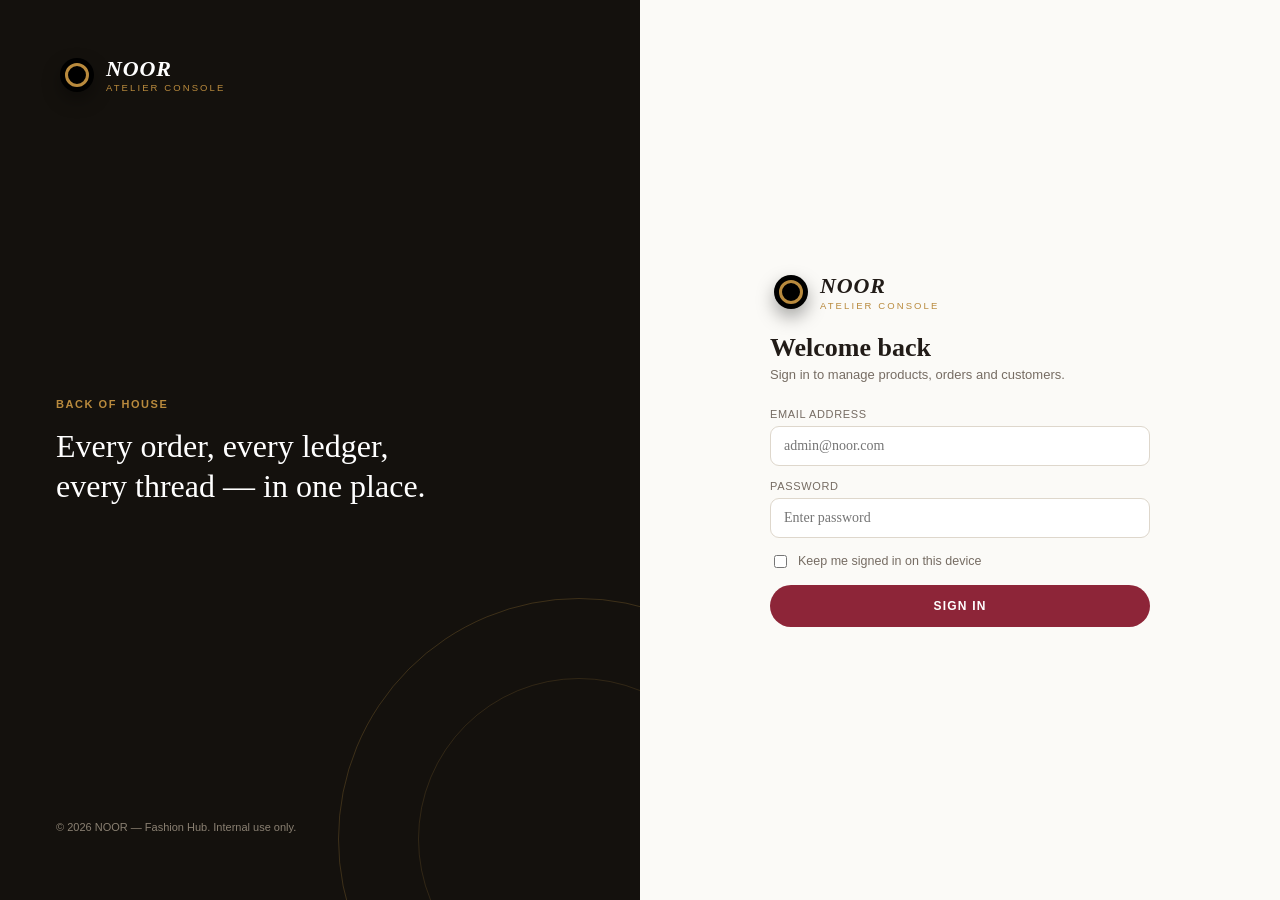
<file: admin-login.html>
<!doctype html>
<html lang="en">
<head>
  <meta charset="utf-8">
  <meta name="viewport" content="width=device-width, initial-scale=1">
  <title>Sign in — NOOR Atelier Console</title>
  <link rel="stylesheet" href="admin.css">
</head>
<body>

  <div class="login-shell">
    <div class="login-visual">
      <div class="sidebar-brand">
        <div class="sidebar-mark" style="background:#000;"></div>
        <div class="sidebar-brand-text">
          <strong style="color:#fff;">NOOR</strong>
          <span>Atelier Console</span>
        </div>
      </div>
      <div class="login-visual-quote">
        <div class="mono">Back of House</div>
        <h2>Every order, every ledger,<br>every thread — in one place.</h2>
      </div>
      <p style="font-family:Arial, sans-serif; font-size:11px; color:#8a8072; position:relative; z-index:1;">&copy; 2026 NOOR — Fashion Hub. Internal use only.</p>
    </div>

    <div class="login-form-side">
      <div class="login-card">
        <div class="sidebar-brand">
          <div class="sidebar-mark"></div>
          <div class="sidebar-brand-text">
            <strong>NOOR</strong>
            <span>Atelier Console</span>
          </div>
        </div>
        <h1>Welcome back</h1>
        <p class="lead">Sign in to manage products, orders and customers.</p>

        <p class="form-error" id="loginError"></p>

        <form class="login-form" id="loginForm">
          <div class="field">
            <label for="email">Email address</label>
            <input type="email" id="email" required placeholder="admin@noor.com" autocomplete="username">
          </div>
          <div class="field">
            <label for="password">Password</label>
            <input type="password" id="password" required placeholder="Enter password" autocomplete="current-password">
          </div>
          <label style="display:flex; align-items:center; gap:8px; font-family:Arial, sans-serif; font-size:12.5px; color:var(--muted);">
            <input type="checkbox" id="remember" style="width:auto;"> Keep me signed in on this device
          </label>
          <button class="btn btn-accent" type="submit" style="justify-content:center; padding:14px;">Sign In</button>
        </form>

      </div>
    </div>
  </div>

  <div class="toast" id="toast"></div>

  <script src="admin.js"></script>
  <script src="admin-login.js"></script>
</body>
</html>
</file>
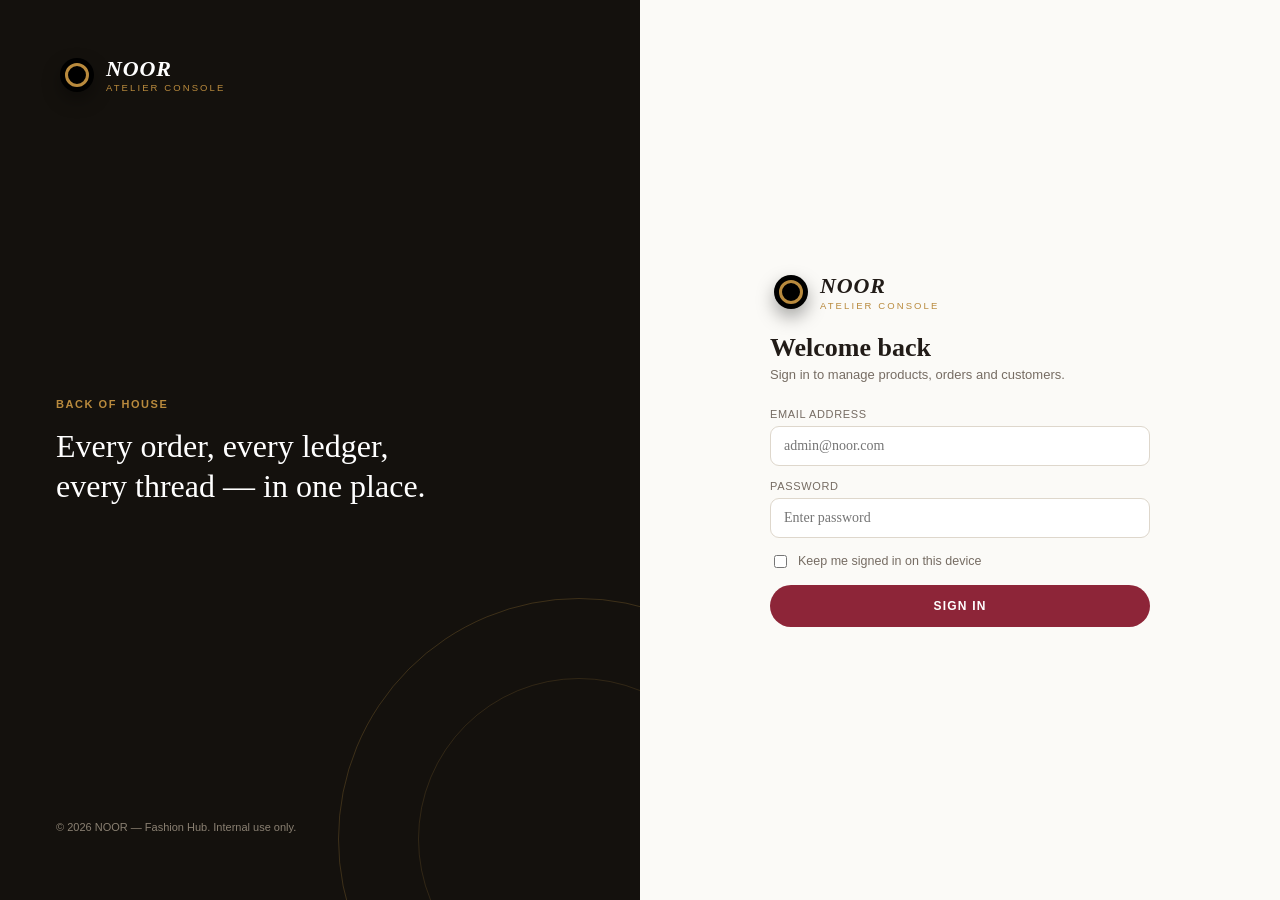
<file: customers.html>
<!doctype html>
<html lang="en">
<head>
  <meta charset="utf-8">
  <meta name="viewport" content="width=device-width, initial-scale=1">
  <title>Customers — NOOR Atelier Console</title>
  <link rel="stylesheet" href="admin.css">
</head>
<body>

  <div class="sidebar-scrim" id="sidebarScrim"></div>

  <div class="app-shell">
    <aside class="sidebar" id="sidebarMount"></aside>

    <div class="main-col">
      <header class="topbar">
        <button class="menu-toggle" id="menuToggle" aria-label="Open menu">☰</button>
        <div class="topbar-titles">
          <h1 id="pageTitle">Customers</h1>
          <p id="pageSubtitle">Everyone who has created an account on the storefront</p>
        </div>
        <div class="topbar-actions">
          <span class="topbar-date" id="topbarDate"></span>
          <button class="bell-btn" id="bellBtn" title="Alerts">🔔<span class="bell-dot" id="bellDot"></span></button>
        </div>
      </header>

      <main class="content">
        <div class="panel-card">
          <div class="panel-card-head">
            <div>
              <h2>All customers</h2>
              <p id="customerCountLabel">0 customers</p>
            </div>
            <button class="btn btn-outline btn-sm" id="exportCustomersBtn">Export CSV</button>
          </div>

          <div class="toolbar">
            <input type="search" id="customerSearch" placeholder="Search name or email…">
            <div class="spacer"></div>
          </div>

          <div class="table-scroll">
            <table class="data-table">
              <thead>
                <tr>
                  <th class="sortable" data-sort="name">Customer <span class="sort-arrow">↕</span></th>
                  <th class="sortable" data-sort="orderCount">Orders <span class="sort-arrow">↕</span></th>
                  <th class="sortable" data-sort="totalSpent">Total Spent <span class="sort-arrow">↕</span></th>
                  <th>Last Order</th>
                  <th></th>
                </tr>
              </thead>
              <tbody id="customersBody"></tbody>
            </table>
          </div>
          <div id="customersEmpty" class="empty-state" hidden>
            <div class="glyph">◐</div>
            <h3>No customers yet</h3>
            <p>Accounts created on the storefront will appear here.</p>
          </div>
        </div>
      </main>
    </div>
  </div>

  <!-- Customer detail modal -->
  <div class="modal-overlay" id="customerModal">
    <div class="modal-box wide">
      <div class="modal-head">
        <div>
          <h2 id="customerModalTitle">Customer</h2>
          <p id="customerModalSubtitle"></p>
        </div>
        <button class="modal-close" onclick="closeModal('customerModal')" aria-label="Close">&times;</button>
      </div>
      <div class="detail-grid">
        <div class="detail-block">
          <span class="mono">Total orders</span>
          <strong id="customerOrderCount"></strong>
        </div>
        <div class="detail-block">
          <span class="mono">Total spent</span>
          <strong id="customerTotalSpent"></strong>
        </div>
      </div>
      <h3 style="margin-bottom:8px;">Order history</h3>
      <div id="customerOrderList"></div>
    </div>
  </div>

  <div class="toast" id="toast"></div>

  <script src="admin.js"></script>
  <script src="customers.js"></script>
</body>
</html>
</file>
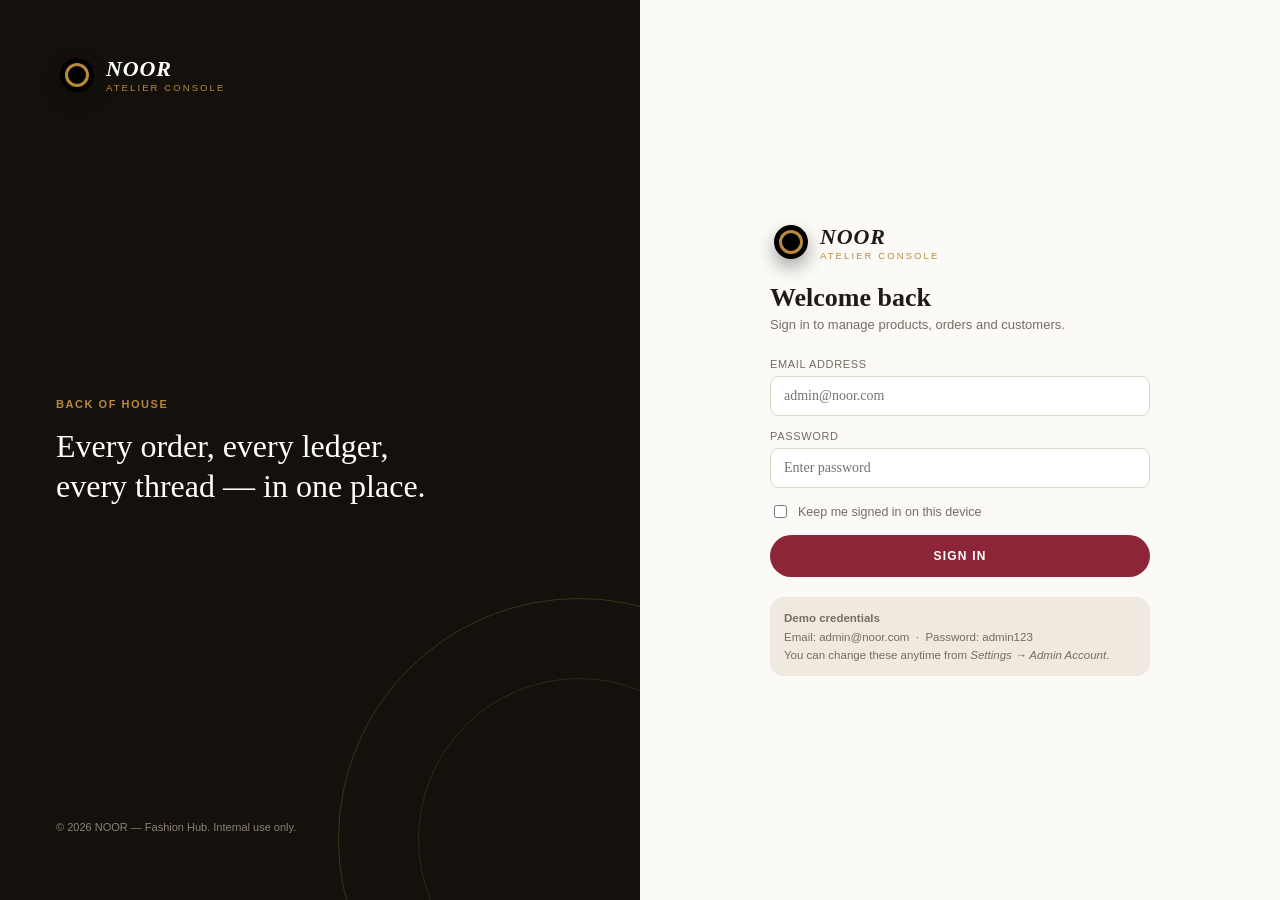
<file: login.html>
<!doctype html>
<html lang="en">
<head>
  <meta charset="utf-8">
  <meta name="viewport" content="width=device-width, initial-scale=1">
  <title>Sign in — NOOR Atelier Console</title>
  <link rel="stylesheet" href="admin.css">
</head>
<body>

  <div class="login-shell">
    <div class="login-visual">
      <div class="sidebar-brand">
        <div class="sidebar-mark" style="background:#000;"></div>
        <div class="sidebar-brand-text">
          <strong style="color:#fff;">NOOR</strong>
          <span>Atelier Console</span>
        </div>
      </div>
      <div class="login-visual-quote">
        <div class="mono">Back of House</div>
        <h2>Every order, every ledger,<br>every thread — in one place.</h2>
      </div>
      <p style="font-family:Arial, sans-serif; font-size:11px; color:#8a8072; position:relative; z-index:1;">&copy; 2026 NOOR — Fashion Hub. Internal use only.</p>
    </div>

    <div class="login-form-side">
      <div class="login-card">
        <div class="sidebar-brand">
          <div class="sidebar-mark"></div>
          <div class="sidebar-brand-text">
            <strong>NOOR</strong>
            <span>Atelier Console</span>
          </div>
        </div>
        <h1>Welcome back</h1>
        <p class="lead">Sign in to manage products, orders and customers.</p>

        <p class="form-error" id="loginError"></p>

        <form class="login-form" id="loginForm">
          <div class="field">
            <label for="email">Email address</label>
            <input type="email" id="email" required placeholder="admin@noor.com" autocomplete="username">
          </div>
          <div class="field">
            <label for="password">Password</label>
            <input type="password" id="password" required placeholder="Enter password" autocomplete="current-password">
          </div>
          <label style="display:flex; align-items:center; gap:8px; font-family:Arial, sans-serif; font-size:12.5px; color:var(--muted);">
            <input type="checkbox" id="remember" style="width:auto;"> Keep me signed in on this device
          </label>
          <button class="btn btn-accent" type="submit" style="justify-content:center; padding:14px;">Sign In</button>
        </form>

        <div class="login-hint">
          <strong>Demo credentials</strong><br>
          Email: admin@noor.com &nbsp;·&nbsp; Password: admin123<br>
          You can change these anytime from <em>Settings → Admin Account</em>.
        </div>
      </div>
    </div>
  </div>

  <div class="toast" id="toast"></div>

  <script src="admin.js"></script>
  <script src="login.js"></script>
</body>
</html>
</file>
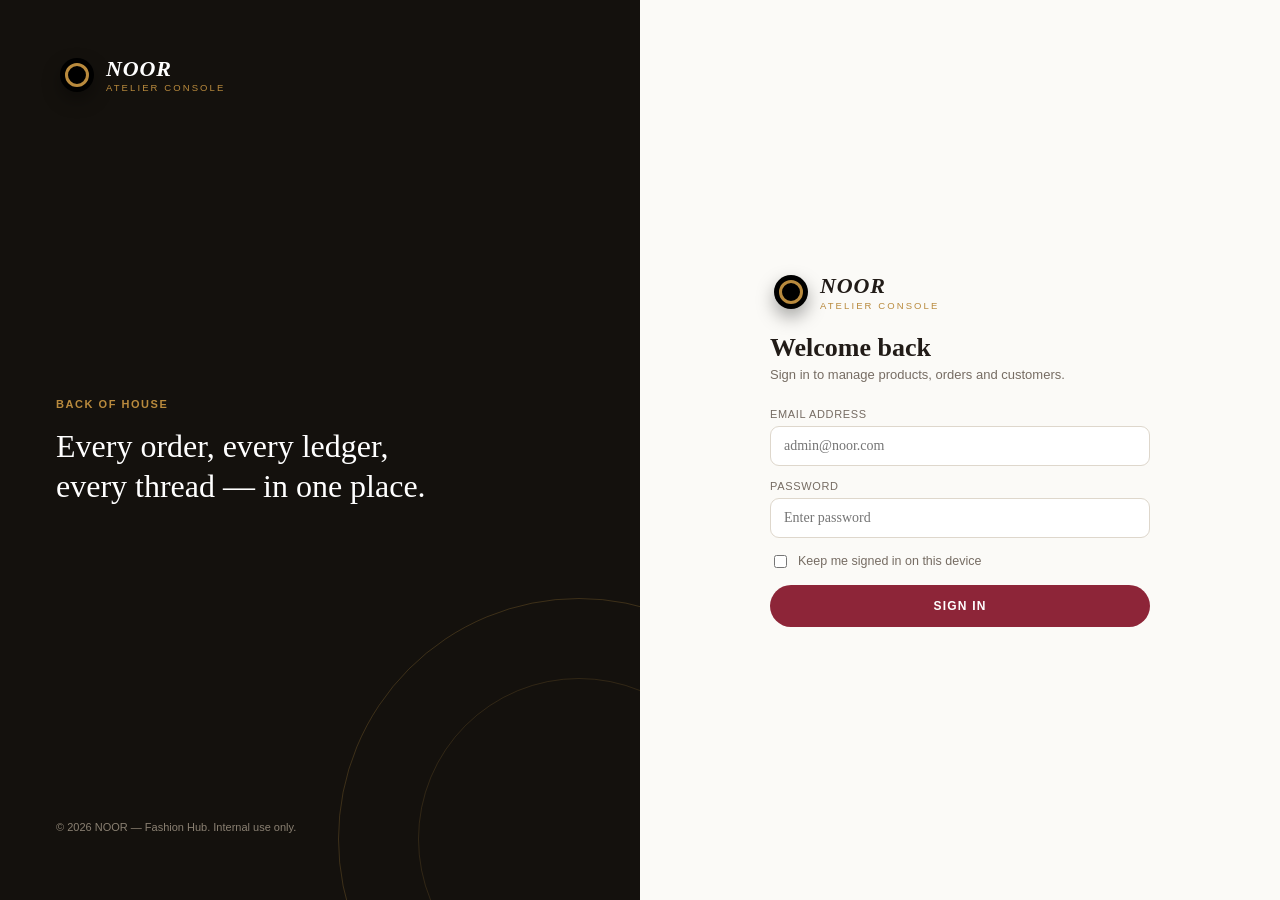
<file: orders.html>
<!doctype html>
<html lang="en">
<head>
  <meta charset="utf-8">
  <meta name="viewport" content="width=device-width, initial-scale=1">
  <title>Orders — NOOR Atelier Console</title>
  <link rel="stylesheet" href="admin.css">
</head>
<body>

  <div class="sidebar-scrim" id="sidebarScrim"></div>

  <div class="app-shell">
    <aside class="sidebar" id="sidebarMount"></aside>

    <div class="main-col">
      <header class="topbar">
        <button class="menu-toggle" id="menuToggle" aria-label="Open menu">☰</button>
        <div class="topbar-titles">
          <h1 id="pageTitle">Orders</h1>
          <p id="pageSubtitle">Track and update every order placed on the storefront</p>
        </div>
        <div class="topbar-actions">
          <span class="topbar-date" id="topbarDate"></span>
          <button class="bell-btn" id="bellBtn" title="Alerts">🔔<span class="bell-dot" id="bellDot"></span></button>
        </div>
      </header>

      <main class="content">
        <div class="panel-card">
          <div class="panel-card-head">
            <div>
              <h2>All orders</h2>
              <p id="orderCountLabel">0 orders</p>
            </div>
            <button class="btn btn-outline btn-sm" id="exportOrdersBtn">Export CSV</button>
          </div>

          <div class="toolbar">
            <input type="search" id="orderSearch" placeholder="Search order ID, name or email…">
            <select id="statusFilter">
              <option value="All">All statuses</option>
            </select>
            <div class="spacer"></div>
          </div>

          <div class="table-scroll">
            <table class="data-table">
              <thead>
                <tr>
                  <th class="sortable" data-sort="orderId">Order <span class="sort-arrow">↕</span></th>
                  <th>Customer</th>
                  <th>Items</th>
                  <th class="sortable" data-sort="grand">Total <span class="sort-arrow">↕</span></th>
                  <th>Payment</th>
                  <th>Status</th>
                  <th class="sortable" data-sort="createdAt">Placed <span class="sort-arrow">↕</span></th>
                  <th></th>
                </tr>
              </thead>
              <tbody id="ordersBody"></tbody>
            </table>
          </div>
          <div id="ordersEmpty" class="empty-state" hidden>
            <div class="glyph">▤</div>
            <h3>No orders found</h3>
            <p>Try a different search, or wait for storefront orders to arrive.</p>
          </div>

          <div class="pagination" id="ordersPagination"></div>
        </div>
      </main>
    </div>
  </div>

  <!-- Order detail modal -->
  <div class="modal-overlay" id="orderModal">
    <div class="modal-box wide">
      <div class="modal-head">
        <div>
          <h2 id="orderModalTitle">Order</h2>
          <p id="orderModalSubtitle"></p>
        </div>
        <button class="modal-close" onclick="closeModal('orderModal')" aria-label="Close">&times;</button>
      </div>

      <div class="detail-grid">
        <div class="detail-block">
          <span class="mono">Customer</span>
          <strong id="detailCustomer"></strong>
          <div style="font-family:Arial, sans-serif; font-size:12px; color:var(--muted); margin-top:4px;" id="detailContact"></div>
        </div>
        <div class="detail-block">
          <span class="mono">Delivery address</span>
          <div style="font-family:Arial, sans-serif; font-size:13px;" id="detailAddress"></div>
        </div>
        <div class="detail-block">
          <span class="mono">Payment method</span>
          <strong id="detailPayment"></strong>
          <div style="font-family:Arial, sans-serif; font-size:12px; color:var(--muted); margin-top:4px;" id="detailReference"></div>
        </div>
        <div class="detail-block">
          <span class="mono">Status</span>
          <select class="status-select" id="detailStatusSelect" style="margin-top:4px;"></select>
        </div>
      </div>

      <h3 style="margin-bottom:4px;">Items</h3>
      <div id="detailItems"></div>

      <div class="totals-block" id="detailTotals"></div>

      <div class="modal-actions">
        <button class="btn btn-outline" id="deleteOrderBtn">Delete Order</button>
        <button class="btn btn-accent" id="saveOrderStatusBtn">Save Status</button>
      </div>
    </div>
  </div>

  <div class="toast" id="toast"></div>

  <script src="admin.js"></script>
  <script src="orders.js"></script>
</body>
</html>
</file>
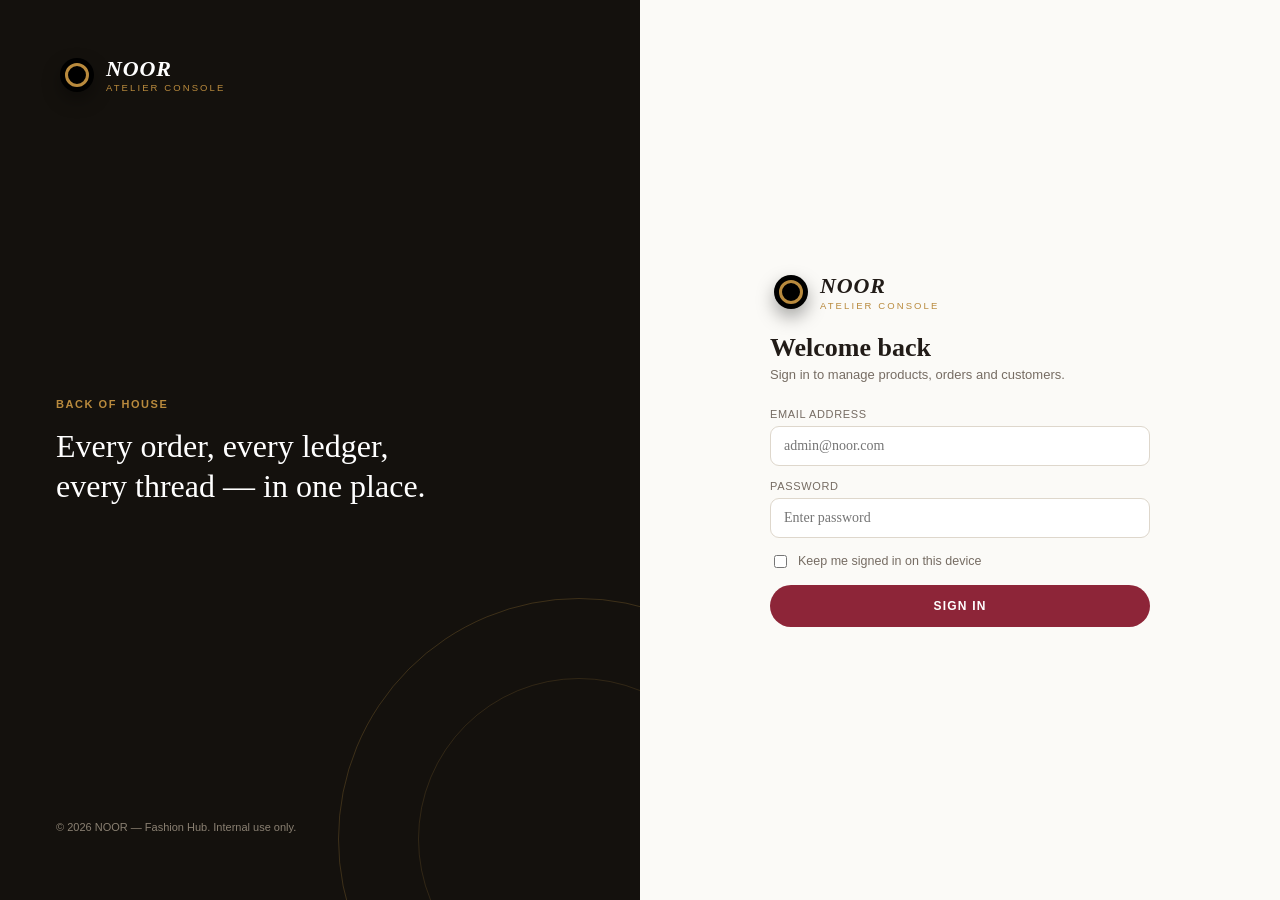
<file: products.html>
<!doctype html>
<html lang="en">
<head>
  <meta charset="utf-8">
  <meta name="viewport" content="width=device-width, initial-scale=1">
  <title>Products — NOOR Atelier Console</title>
  <link rel="stylesheet" href="admin.css">
</head>
<body>

  <div class="sidebar-scrim" id="sidebarScrim"></div>

  <div class="app-shell">
    <aside class="sidebar" id="sidebarMount"></aside>

    <div class="main-col">
      <header class="topbar">
        <button class="menu-toggle" id="menuToggle" aria-label="Open menu">☰</button>
        <div class="topbar-titles">
          <h1 id="pageTitle">Products</h1>
          <p id="pageSubtitle">Manage your catalog, pricing and stock</p>
        </div>
        <div class="topbar-actions">
          <span class="topbar-date" id="topbarDate"></span>
          <button class="bell-btn" id="bellBtn" title="Alerts">🔔<span class="bell-dot" id="bellDot"></span></button>
        </div>
      </header>

      <main class="content">
        <div class="panel-card">
          <div class="panel-card-head">
            <div>
              <h2>Catalog</h2>
              <p id="productCountLabel">0 products</p>
            </div>
            <div class="row-flex">
              <button class="btn btn-outline btn-sm" id="exportProductsBtn">Export CSV</button>
              <button class="btn btn-accent" id="addProductBtn">+ Add Product</button>
            </div>
          </div>

          <div class="toolbar">
            <input type="search" id="productSearch" placeholder="Search products…">
            <select id="categoryFilter">
              <option value="All">All categories</option>
            </select>
            <select id="stockFilter">
              <option value="All">All stock levels</option>
              <option value="low">Low stock (≤5)</option>
              <option value="out">Out of stock</option>
            </select>
            <div class="spacer"></div>
          </div>

          <div class="table-scroll">
            <table class="data-table">
              <thead>
                <tr>
                  <th></th>
                  <th class="sortable" data-sort="title">Product <span class="sort-arrow">↕</span></th>
                  <th class="sortable" data-sort="category">Category <span class="sort-arrow">↕</span></th>
                  <th class="sortable" data-sort="price">Price <span class="sort-arrow">↕</span></th>
                  <th class="sortable" data-sort="stock">Stock <span class="sort-arrow">↕</span></th>
                  <th>Featured #</th>
                  <th></th>
                </tr>
              </thead>
              <tbody id="productsBody"></tbody>
            </table>
          </div>
          <div id="productsEmpty" class="empty-state" hidden>
            <div class="glyph">◫</div>
            <h3>No products found</h3>
            <p>Try a different search or filter, or add a new product.</p>
          </div>

          <div class="pagination" id="productsPagination"></div>
        </div>
      </main>
    </div>
  </div>

  <!-- Add / Edit product modal -->
  <div class="modal-overlay" id="productModal">
    <div class="modal-box">
      <div class="modal-head">
        <div>
          <h2 id="productModalTitle">Add Product</h2>
          <p>Fields marked required must be filled in</p>
        </div>
        <button class="modal-close" onclick="closeModal('productModal')" aria-label="Close">&times;</button>
      </div>
      <form id="productForm">
        <input type="hidden" id="productId">
        <div class="form-grid">
          <div class="field wide">
            <label for="productTitle">Title *</label>
            <input type="text" id="productTitle" required placeholder="e.g. Emerald Zari Kurta">
          </div>
          <div class="field">
            <label for="productCategory">Category *</label>
            <select id="productCategory" required></select>
          </div>
          <div class="field">
            <label for="productSub">Sub-category *</label>
            <input type="text" id="productSub" required placeholder="e.g. Stitched">
          </div>
          <div class="field">
            <label for="productPrice">Price (Rs.) *</label>
            <input type="number" id="productPrice" required min="0" step="1">
          </div>
          <div class="field">
            <label for="productStock">Stock quantity *</label>
            <input type="number" id="productStock" required min="0" step="1">
          </div>
          <div class="field">
            <label for="productColor">Swatch color</label>
            <input type="color" id="productColor" value="#8d2538">
          </div>
          <div class="field">
            <label for="productAccent">Accent color</label>
            <input type="color" id="productAccent" value="#b98a3d">
          </div>
          <div class="field">
            <label for="productFeatured">Featured order #</label>
            <input type="number" id="productFeatured" min="0" step="1" placeholder="0 = not featured">
          </div>
          <div class="field">
            <label for="productImage">Image filename</label>
            <input type="text" id="productImage" placeholder="item-1.jpg">
          </div>
        </div>
        <div class="modal-actions">
          <button type="button" class="btn btn-outline" onclick="closeModal('productModal')">Cancel</button>
          <button type="submit" class="btn btn-accent">Save Product</button>
        </div>
      </form>
    </div>
  </div>

  <!-- Delete confirm modal -->
  <div class="modal-overlay" id="deleteProductModal">
    <div class="modal-box">
      <div class="modal-head">
        <div>
          <h2>Remove product?</h2>
          <p id="deleteProductText">This can't be undone.</p>
        </div>
        <button class="modal-close" onclick="closeModal('deleteProductModal')" aria-label="Close">&times;</button>
      </div>
      <div class="modal-actions">
        <button class="btn btn-outline" onclick="closeModal('deleteProductModal')">Cancel</button>
        <button class="btn btn-danger" id="confirmDeleteProductBtn">Remove Product</button>
      </div>
    </div>
  </div>

  <div class="toast" id="toast"></div>

  <script src="admin.js"></script>
  <script src="products.js"></script>
</body>
</html>
</file>
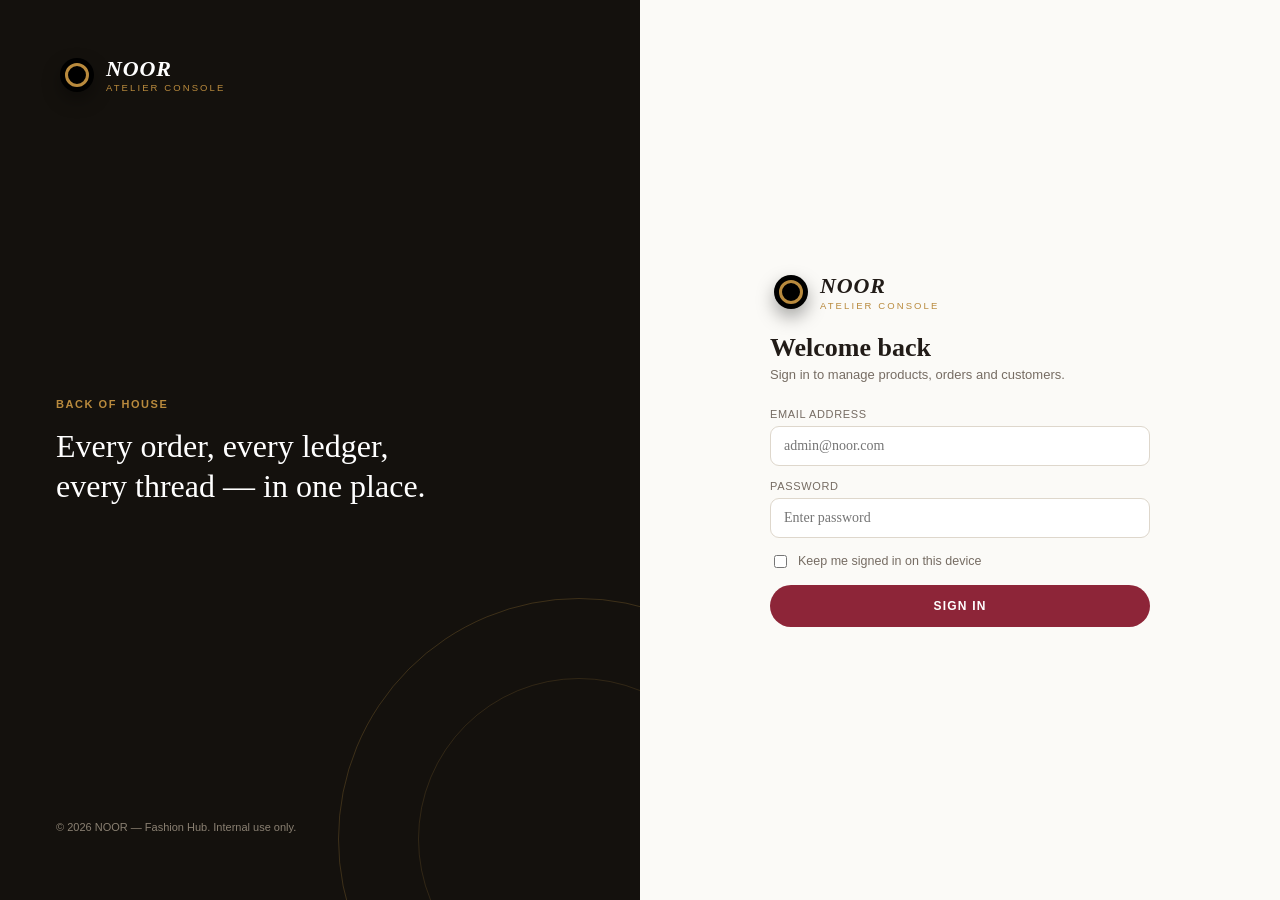
<file: settings.html>
<!doctype html>
<html lang="en">
<head>
  <meta charset="utf-8">
  <meta name="viewport" content="width=device-width, initial-scale=1">
  <title>Settings — NOOR Atelier Console</title>
  <link rel="stylesheet" href="admin.css">
</head>
<body>

  <div class="sidebar-scrim" id="sidebarScrim"></div>

  <div class="app-shell">
    <aside class="sidebar" id="sidebarMount"></aside>

    <div class="main-col">
      <header class="topbar">
        <button class="menu-toggle" id="menuToggle" aria-label="Open menu">☰</button>
        <div class="topbar-titles">
          <h1 id="pageTitle">Settings</h1>
          <p id="pageSubtitle">Store profile, admin account and data management</p>
        </div>
        <div class="topbar-actions">
          <span class="topbar-date" id="topbarDate"></span>
          <button class="bell-btn" id="bellBtn" title="Alerts">🔔<span class="bell-dot" id="bellDot"></span></button>
        </div>
      </header>

      <main class="content">
        <div class="two-col">
          <div class="panel-card">
            <div class="panel-card-head">
              <div>
                <h2>Store profile</h2>
                <p>Shown across the admin console</p>
              </div>
            </div>
            <form id="storeForm">
              <div class="form-grid">
                <div class="field wide">
                  <label for="storeName">Store name</label>
                  <input type="text" id="storeName" required>
                </div>
                <div class="field">
                  <label for="storeEmail">Contact email</label>
                  <input type="email" id="storeEmail" required>
                </div>
                <div class="field">
                  <label for="storePhone">Contact phone</label>
                  <input type="text" id="storePhone" required>
                </div>
                <div class="field">
                  <label for="storeCurrency">Currency prefix</label>
                  <input type="text" id="storeCurrency" required placeholder="Rs.">
                  <span class="field-hint">Used when formatting prices across the admin panel</span>
                </div>
              </div>
              <div class="modal-actions" style="margin-top:18px;">
                <button type="submit" class="btn btn-accent">Save Store Profile</button>
              </div>
            </form>
          </div>

          <div class="panel-card">
            <div class="panel-card-head">
              <div>
                <h2>Admin account</h2>
                <p>Used to sign in to this console</p>
              </div>
            </div>
            <form id="accountForm">
              <div class="field" style="margin-bottom:14px;">
                <label for="accountName">Display name</label>
                <input type="text" id="accountName" required>
              </div>
              <div class="field" style="margin-bottom:14px;">
                <label for="accountEmail">Login email</label>
                <input type="email" id="accountEmail" required>
              </div>
              <div class="field" style="margin-bottom:14px;">
                <label for="accountPassword">New password</label>
                <input type="password" id="accountPassword" placeholder="Leave blank to keep current password">
              </div>
              <div class="modal-actions" style="margin-top:4px;">
                <button type="submit" class="btn btn-accent">Update Account</button>
              </div>
            </form>
          </div>
        </div>

        <div class="panel-card">
          <div class="panel-card-head">
            <div>
              <h2>Data management</h2>
              <p>The admin panel stores its data locally in this browser</p>
            </div>
          </div>
          <div class="row-flex" style="flex-wrap:wrap; gap:14px;">
            <button class="btn btn-outline" id="exportAllBtn">Export All Data (JSON)</button>
            <button class="btn btn-outline" id="reseedBtn">Reset Product Catalog to Defaults</button>
            <button class="btn btn-danger" id="clearOrdersBtn">Clear All Orders</button>
          </div>
          <p style="font-family:Arial, sans-serif; font-size:12px; color:var(--muted); margin-top:16px; margin-bottom:0;">
            Products, orders and customers are stored in this browser's local storage, the same place the NOOR storefront keeps its data. Clearing browser data will remove it.
          </p>
        </div>
      </main>
    </div>
  </div>

  <!-- Confirm clear orders -->
  <div class="modal-overlay" id="clearOrdersModal">
    <div class="modal-box">
      <div class="modal-head">
        <div>
          <h2>Clear all orders?</h2>
          <p>This permanently deletes every order on record. This can't be undone.</p>
        </div>
        <button class="modal-close" onclick="closeModal('clearOrdersModal')" aria-label="Close">&times;</button>
      </div>
      <div class="modal-actions">
        <button class="btn btn-outline" onclick="closeModal('clearOrdersModal')">Cancel</button>
        <button class="btn btn-danger" id="confirmClearOrdersBtn">Clear Orders</button>
      </div>
    </div>
  </div>

  <div class="toast" id="toast"></div>

  <script src="admin.js"></script>
  <script src="settings.js"></script>
</body>
</html>
</file>
<file: admin.css>
:root {
  color-scheme: light;
  --bg: #fbfaf7;
  --ink: #211b17;
  --muted: #766c63;
  --line: #ded7cc;
  --soft: #efe9df;
  --accent: #8d2538;
  --accent-soft: #f6e6e9;
  --gold: #b98a3d;
  --gold-soft: #f7ecd6;
  --green: #1f5f52;
  --green-soft: #e4efe9;
  --info: #35607f;
  --info-soft: #e6edf1;
  --cream: #fffdf8;
  --sidebar: #14110d;
  --sidebar-line: rgba(255, 255, 255, 0.09);
  --sidebar-text: #d8cfc1;
  --radius-lg: 22px;
  --radius-md: 14px;
  --radius-sm: 9px;
  --shadow: 0 20px 45px rgba(33, 27, 23, 0.08);
}

* { box-sizing: border-box; }

html { scroll-behavior: smooth; }

body {
  margin: 0;
  font-family: Georgia, "Times New Roman", serif;
  color: var(--ink);
  background: var(--bg);
}

button, input, textarea, select {
  font: inherit;
  color: inherit;
}

button { cursor: pointer; }

a { color: inherit; }

::selection { background: var(--gold-soft); }

.mono {
  font-family: Arial, Helvetica, sans-serif;
  letter-spacing: .14em;
  text-transform: uppercase;
  font-size: 11px;
  font-weight: 700;
}

/* ---------- App shell ---------- */
.app-shell {
  display: grid;
  grid-template-columns: 264px 1fr;
  min-height: 100vh;
}

/* ---------- Sidebar ---------- */
.sidebar {
  background: var(--sidebar);
  color: var(--sidebar-text);
  padding: 26px 20px 24px;
  display: flex;
  flex-direction: column;
  gap: 26px;
  position: sticky;
  top: 0;
  height: 100vh;
}

.sidebar-brand {
  display: flex;
  align-items: center;
  gap: 12px;
  padding: 0 4px;
}

.sidebar-mark {
  position: relative;
  width: 34px;
  height: 34px;
  border-radius: 50%;
  background: #000;
  display: grid;
  place-items: center;
  box-shadow: 0 8px 18px rgba(0, 0, 0, 0.35);
  flex-shrink: 0;
}

.sidebar-mark::before {
  content: '';
  width: 18px;
  height: 18px;
  border: 3px solid var(--gold);
  border-radius: 50%;
}

.sidebar-brand-text {
  display: flex;
  flex-direction: column;
  line-height: 1.2;
}

.sidebar-brand-text strong {
  font-size: 22px;
  font-style: italic;
  letter-spacing: .04em;
  color: #fff;
}

.sidebar-brand-text span {
  font-family: Arial, Helvetica, sans-serif;
  font-size: 9.5px;
  letter-spacing: .22em;
  text-transform: uppercase;
  color: var(--gold);
}

.sidebar-nav {
  display: flex;
  flex-direction: column;
  gap: 3px;
  flex: 1;
  overflow-y: auto;
}

.sidebar-section-label {
  font-family: Arial, Helvetica, sans-serif;
  font-size: 10px;
  letter-spacing: .18em;
  text-transform: uppercase;
  color: #6f6659;
  margin: 18px 10px 6px;
}

.sidebar-section-label:first-child { margin-top: 0; }

.nav-item {
  display: flex;
  align-items: center;
  gap: 12px;
  border: 0;
  background: transparent;
  color: var(--sidebar-text);
  text-align: left;
  padding: 11px 12px;
  border-radius: var(--radius-sm);
  font-family: Arial, Helvetica, sans-serif;
  font-size: 13px;
  letter-spacing: .02em;
  transition: background .18s ease, color .18s ease;
  text-decoration: none;
}

.nav-item .nav-icon {
  width: 18px;
  height: 18px;
  display: inline-grid;
  place-items: center;
  font-size: 15px;
  flex-shrink: 0;
  opacity: .9;
}

.nav-item:hover { background: rgba(255, 255, 255, 0.06); color: #fff; }

.nav-item.active {
  background: linear-gradient(90deg, rgba(185, 138, 61, 0.22), rgba(185, 138, 61, 0.04));
  color: #fff;
  box-shadow: inset 3px 0 0 var(--gold);
}

.nav-item .nav-badge {
  margin-left: auto;
  background: var(--accent);
  color: #fff;
  font-family: Arial, Helvetica, sans-serif;
  font-size: 10px;
  font-weight: 700;
  padding: 2px 7px;
  border-radius: 999px;
}

.sidebar-foot {
  border-top: 1px solid var(--sidebar-line);
  padding-top: 16px;
  display: flex;
  align-items: center;
  gap: 10px;
}

.sidebar-avatar {
  width: 34px;
  height: 34px;
  border-radius: 50%;
  background: var(--gold);
  color: #14110d;
  display: grid;
  place-items: center;
  font-family: Arial, Helvetica, sans-serif;
  font-weight: 700;
  font-size: 13px;
  flex-shrink: 0;
}

.sidebar-foot-text { line-height: 1.25; overflow: hidden; }
.sidebar-foot-text strong { display: block; font-size: 13px; color: #fff; font-family: Arial, sans-serif; white-space: nowrap; overflow: hidden; text-overflow: ellipsis; }
.sidebar-foot-text span { font-size: 11px; color: #8a8072; font-family: Arial, sans-serif; }

.sidebar-logout {
  margin-left: auto;
  background: transparent;
  border: 1px solid var(--sidebar-line);
  color: var(--sidebar-text);
  width: 30px;
  height: 30px;
  border-radius: 50%;
  display: grid;
  place-items: center;
  font-size: 13px;
  flex-shrink: 0;
  transition: border-color .18s ease, color .18s ease;
}
.sidebar-logout:hover { border-color: var(--accent); color: #fff; }

/* ---------- Main column ---------- */
.main-col { display: flex; flex-direction: column; min-height: 100vh; }

.topbar {
  position: sticky;
  top: 0;
  z-index: 30;
  display: flex;
  align-items: center;
  gap: 18px;
  min-height: 76px;
  padding: 0 34px;
  background: rgba(251, 250, 247, 0.92);
  backdrop-filter: blur(8px);
  border-bottom: 1px solid var(--line);
}

.menu-toggle {
  display: none;
  border: 1px solid var(--line);
  background: #fff;
  border-radius: var(--radius-sm);
  width: 38px;
  height: 38px;
  align-items: center;
  justify-content: center;
  flex-shrink: 0;
}

.topbar-titles h1 {
  margin: 0;
  font-size: 24px;
  letter-spacing: -.01em;
}

.topbar-titles p {
  margin: 2px 0 0;
  font-family: Arial, Helvetica, sans-serif;
  font-size: 12px;
  color: var(--muted);
}

.topbar-search {
  margin-left: 12px;
  flex: 1;
  max-width: 340px;
  position: relative;
  display: none;
}

.topbar-search input {
  width: 100%;
  border: 1px solid var(--line);
  background: #fff;
  border-radius: 999px;
  padding: 10px 16px 10px 36px;
  font-size: 13px;
}
.topbar-search input:focus { outline: 2px solid var(--gold-soft); border-color: var(--gold); }
.topbar-search::before {
  content: '⌕';
  position: absolute;
  left: 13px;
  top: 50%;
  transform: translateY(-50%);
  color: var(--muted);
  font-size: 15px;
}

.topbar-actions { margin-left: auto; display: flex; align-items: center; gap: 14px; }

.bell-btn {
  position: relative;
  border: 1px solid var(--line);
  background: #fff;
  width: 40px;
  height: 40px;
  border-radius: 50%;
  display: grid;
  place-items: center;
  font-size: 16px;
}
.bell-dot {
  position: absolute;
  top: 8px;
  right: 9px;
  width: 8px;
  height: 8px;
  border-radius: 50%;
  background: var(--accent);
  border: 2px solid #fff;
  display: none;
}
.bell-dot.show { display: block; }

.topbar-date { font-family: Arial, Helvetica, sans-serif; font-size: 12px; color: var(--muted); white-space: nowrap; }

main.content { padding: 30px 34px 60px; flex: 1; }

/* ---------- Buttons ---------- */
.btn {
  border: 0;
  border-radius: 999px;
  padding: 12px 20px;
  background: #000;
  color: #fff;
  font-family: Arial, Helvetica, sans-serif;
  font-size: 12px;
  font-weight: 700;
  letter-spacing: .1em;
  text-transform: uppercase;
  display: inline-flex;
  align-items: center;
  gap: 8px;
  transition: transform .15s ease, background .15s ease, box-shadow .15s ease;
}
.btn:hover { transform: translateY(-1px); background: #222; }
.btn:active { transform: translateY(0); }

.btn-accent { background: var(--accent); }
.btn-accent:hover { background: #741e2d; }

.btn-gold { background: var(--gold); color: #1c1206; }
.btn-gold:hover { background: #a67b34; }

.btn-outline {
  background: transparent;
  color: var(--ink);
  border: 1px solid var(--line);
}
.btn-outline:hover { border-color: var(--ink); background: var(--soft); transform: none; }

.btn-ghost {
  background: transparent;
  color: var(--muted);
  padding: 9px 12px;
}
.btn-ghost:hover { background: var(--soft); color: var(--ink); transform: none; }

.btn-danger { background: var(--accent); }
.btn-danger:hover { background: #6f1b28; }

.btn-sm { padding: 8px 14px; font-size: 11px; }
.btn[disabled] { opacity: .5; pointer-events: none; }

.icon-btn {
  border: 1px solid var(--line);
  background: #fff;
  width: 34px;
  height: 34px;
  border-radius: var(--radius-sm);
  display: grid;
  place-items: center;
  font-size: 14px;
  transition: border-color .15s ease, background .15s ease;
}
.icon-btn:hover { border-color: var(--ink); background: var(--soft); }
.icon-btn.danger:hover { border-color: var(--accent); color: var(--accent); background: var(--accent-soft); }

/* ---------- Stat cards ---------- */
.stat-grid {
  display: grid;
  grid-template-columns: repeat(4, 1fr);
  gap: 20px;
  margin-bottom: 24px;
}

.stat-card {
  background: var(--cream);
  border: 1px solid var(--line);
  border-radius: var(--radius-lg);
  padding: 22px 22px 20px;
  position: relative;
  overflow: hidden;
  box-shadow: var(--shadow);
}

.stat-card::before {
  content: '';
  position: absolute;
  top: 18px;
  right: 20px;
  width: 9px;
  height: 9px;
  transform: rotate(45deg);
  background: var(--gold);
  opacity: .55;
}

.stat-card .mono { color: var(--muted); }
.stat-card .stat-value { font-size: 30px; margin: 10px 0 6px; letter-spacing: -.01em; }
.stat-card .stat-delta { font-family: Arial, Helvetica, sans-serif; font-size: 12px; display: inline-flex; align-items: center; gap: 5px; }
.stat-delta.up { color: var(--green); }
.stat-delta.down { color: var(--accent); }

/* ---------- Panels / cards ---------- */
.panel-card {
  background: #fff;
  border: 1px solid var(--line);
  border-radius: var(--radius-lg);
  box-shadow: var(--shadow);
  padding: 24px;
  margin-bottom: 22px;
}

.panel-card-head {
  display: flex;
  align-items: baseline;
  justify-content: space-between;
  gap: 12px;
  margin-bottom: 18px;
  flex-wrap: wrap;
}

.panel-card-head h2 { margin: 0; font-size: 18px; }
.panel-card-head p { margin: 4px 0 0; font-size: 12px; color: var(--muted); font-family: Arial, Helvetica, sans-serif; }

.chart-row { display: grid; grid-template-columns: 1.6fr 1fr; gap: 20px; }
.chart-wrap { position: relative; height: 260px; }

/* ---------- Toolbar / filters ---------- */
.toolbar {
  display: flex;
  gap: 12px;
  align-items: center;
  flex-wrap: wrap;
  margin-bottom: 18px;
}

.toolbar input[type="search"],
.toolbar input[type="text"] {
  border: 1px solid var(--line);
  background: #fff;
  border-radius: 999px;
  padding: 10px 16px;
  font-size: 13px;
  min-width: 220px;
}

.toolbar select {
  border: 1px solid var(--line);
  background: #fff;
  border-radius: 999px;
  padding: 10px 14px;
  font-size: 12.5px;
}

.toolbar .spacer { flex: 1; }

/* ---------- Table ---------- */
.table-scroll { overflow-x: auto; }

table.data-table { width: 100%; border-collapse: collapse; font-size: 13.5px; }

.data-table thead th {
  text-align: left;
  font-family: Arial, Helvetica, sans-serif;
  font-size: 10.5px;
  letter-spacing: .1em;
  text-transform: uppercase;
  color: var(--muted);
  padding: 0 14px 12px;
  border-bottom: 1px solid var(--line);
  white-space: nowrap;
}

.data-table thead th.sortable { cursor: pointer; user-select: none; }
.data-table thead th.sortable:hover { color: var(--ink); }
.sort-arrow { font-size: 9px; margin-left: 3px; opacity: .6; }

.data-table tbody td {
  padding: 14px;
  border-bottom: 1px solid var(--soft);
  vertical-align: middle;
}

.data-table tbody tr:hover { background: #fbf7ef; }
.data-table tbody tr:last-child td { border-bottom: none; }

.cell-title { font-weight: bold; }
.cell-sub { display: block; color: var(--muted); font-family: Arial, Helvetica, sans-serif; font-size: 11px; margin-top: 2px; }

.swatch {
  width: 30px;
  height: 30px;
  border-radius: 8px;
  border: 1px solid var(--line);
  flex-shrink: 0;
}

.row-flex { display: flex; align-items: center; gap: 12px; }

.avatar-chip {
  width: 32px;
  height: 32px;
  border-radius: 50%;
  background: var(--soft);
  color: var(--ink);
  display: grid;
  place-items: center;
  font-family: Arial, Helvetica, sans-serif;
  font-weight: 700;
  font-size: 12px;
  flex-shrink: 0;
}

/* ---------- Badges ---------- */
.badge {
  display: inline-flex;
  align-items: center;
  gap: 5px;
  font-family: Arial, Helvetica, sans-serif;
  font-size: 10.5px;
  font-weight: 700;
  letter-spacing: .04em;
  text-transform: uppercase;
  padding: 5px 10px;
  border-radius: 999px;
}
.badge::before { content: ''; width: 6px; height: 6px; border-radius: 50%; background: currentColor; }

.badge-gold { background: var(--gold-soft); color: #8a651f; }
.badge-green { background: var(--green-soft); color: var(--green); }
.badge-accent { background: var(--accent-soft); color: var(--accent); }
.badge-info { background: var(--info-soft); color: var(--info); }
.badge-muted { background: var(--soft); color: var(--muted); }

select.status-select {
  border: 1px solid var(--line);
  border-radius: 999px;
  padding: 7px 12px;
  font-family: Arial, Helvetica, sans-serif;
  font-size: 11.5px;
  font-weight: 700;
  text-transform: uppercase;
  letter-spacing: .04em;
  background: #fff;
}

/* ---------- Pagination ---------- */
.pagination {
  display: flex;
  align-items: center;
  justify-content: space-between;
  margin-top: 16px;
  font-family: Arial, Helvetica, sans-serif;
  font-size: 12px;
  color: var(--muted);
  flex-wrap: wrap;
  gap: 10px;
}

.pagination-btns { display: flex; gap: 6px; }
.page-btn {
  border: 1px solid var(--line);
  background: #fff;
  width: 30px;
  height: 30px;
  border-radius: 50%;
  font-size: 12px;
}
.page-btn.active { background: var(--ink); color: #fff; border-color: var(--ink); }
.page-btn:disabled { opacity: .4; }

/* ---------- Empty state ---------- */
.empty-state {
  text-align: center;
  padding: 50px 20px;
  color: var(--muted);
}
.empty-state .glyph { font-size: 30px; margin-bottom: 10px; opacity: .5; }
.empty-state h3 { margin: 0 0 6px; color: var(--ink); font-size: 16px; }
.empty-state p { margin: 0; font-family: Arial, Helvetica, sans-serif; font-size: 12.5px; }

/* ---------- Modal ---------- */
.modal-overlay {
  position: fixed;
  inset: 0;
  background: rgba(20, 17, 13, 0.55);
  display: flex;
  align-items: center;
  justify-content: center;
  padding: 24px;
  z-index: 200;
  opacity: 0;
  visibility: hidden;
  transition: opacity .2s ease;
}
.modal-overlay.open { opacity: 1; visibility: visible; }

.modal-box {
  background: #fffdf8;
  border-radius: var(--radius-lg);
  max-width: 560px;
  width: 100%;
  max-height: 88vh;
  overflow-y: auto;
  padding: 30px;
  transform: translateY(14px) scale(.97);
  transition: transform .2s ease;
  box-shadow: 0 30px 70px rgba(0, 0, 0, 0.25);
}
.modal-overlay.open .modal-box { transform: translateY(0) scale(1); }

.modal-box.wide { max-width: 720px; }

.modal-head { display: flex; align-items: flex-start; justify-content: space-between; gap: 14px; margin-bottom: 20px; }
.modal-head h2 { margin: 0; font-size: 20px; }
.modal-head p { margin: 4px 0 0; font-size: 12px; color: var(--muted); font-family: Arial, Helvetica, sans-serif; }
.modal-close { border: 0; background: var(--soft); width: 32px; height: 32px; border-radius: 50%; font-size: 15px; flex-shrink: 0; }

.form-grid { display: grid; grid-template-columns: 1fr 1fr; gap: 14px; }
.form-grid .wide { grid-column: 1 / -1; }

.field { display: flex; flex-direction: column; gap: 6px; }
.field label {
  font-family: Arial, Helvetica, sans-serif;
  font-size: 11px;
  letter-spacing: .06em;
  text-transform: uppercase;
  color: var(--muted);
}
.field input, .field select, .field textarea {
  border: 1px solid var(--line);
  border-radius: var(--radius-sm);
  padding: 11px 13px;
  font-size: 14px;
  background: #fff;
  width: 100%;
}
.field input:focus, .field select:focus, .field textarea:focus { outline: 2px solid var(--gold-soft); border-color: var(--gold); }
.field input[type="color"] { padding: 4px; height: 42px; cursor: pointer; }
.field-hint { font-family: Arial, Helvetica, sans-serif; font-size: 10.5px; color: var(--muted); }

.modal-actions { display: flex; justify-content: flex-end; gap: 10px; margin-top: 22px; }

/* order detail modal */
.detail-grid { display: grid; grid-template-columns: 1fr 1fr; gap: 16px; margin-bottom: 18px; }
.detail-block { background: var(--soft); border-radius: var(--radius-md); padding: 14px 16px; }
.detail-block .mono { color: var(--muted); display: block; margin-bottom: 4px; }
.detail-block strong { font-size: 14px; }

.line-item { display: flex; align-items: center; gap: 12px; padding: 10px 0; border-bottom: 1px solid var(--soft); }
.line-item:last-child { border-bottom: none; }
.line-item .swatch { width: 40px; height: 40px; border-radius: 10px; }
.line-item-info { flex: 1; }
.line-item-info strong { display: block; font-size: 13.5px; }
.line-item-info span { font-family: Arial, Helvetica, sans-serif; font-size: 11.5px; color: var(--muted); }
.line-item-price { font-family: Arial, Helvetica, sans-serif; font-size: 13px; font-weight: 700; }

.totals-block { border-top: 1px dashed var(--line); margin-top: 14px; padding-top: 14px; }
.totals-row { display: flex; justify-content: space-between; font-family: Arial, Helvetica, sans-serif; font-size: 13px; margin-bottom: 6px; color: var(--muted); }
.totals-row.grand { color: var(--ink); font-size: 16px; font-family: Georgia, serif; font-weight: bold; border-top: 1px solid var(--line); padding-top: 10px; margin-top: 8px; }

/* ---------- Toast ---------- */
.toast {
  position: fixed;
  bottom: 26px;
  left: 50%;
  transform: translateX(-50%) translateY(20px);
  background: #14110d;
  color: #fff;
  padding: 13px 22px;
  border-radius: 999px;
  font-family: Arial, Helvetica, sans-serif;
  font-size: 12.5px;
  letter-spacing: .02em;
  opacity: 0;
  pointer-events: none;
  transition: all .25s ease;
  z-index: 400;
  display: flex;
  align-items: center;
  gap: 8px;
  box-shadow: 0 15px 35px rgba(0, 0, 0, 0.3);
}
.toast.show { opacity: 1; transform: translateX(-50%) translateY(0); }
.toast.error { background: var(--accent); }
.toast.success::before { content: '✓'; color: var(--gold); }

/* ---------- Login page ---------- */
.login-shell {
  min-height: 100vh;
  display: grid;
  grid-template-columns: 1fr 1fr;
}
.login-visual {
  background: var(--sidebar);
  color: #fff;
  display: flex;
  flex-direction: column;
  justify-content: space-between;
  padding: 56px;
  position: relative;
  overflow: hidden;
}
.login-visual::after {
  content: '';
  position: absolute;
  width: 480px;
  height: 480px;
  border-radius: 50%;
  border: 1px solid rgba(185, 138, 61, 0.25);
  right: -180px;
  bottom: -180px;
}
.login-visual::before {
  content: '';
  position: absolute;
  width: 320px;
  height: 320px;
  border-radius: 50%;
  border: 1px solid rgba(185, 138, 61, 0.18);
  right: -100px;
  bottom: -100px;
}
.login-visual-quote { max-width: 380px; position: relative; z-index: 1; }
.login-visual-quote .mono { color: var(--gold); }
.login-visual-quote h2 { font-size: 32px; line-height: 1.25; font-weight: normal; margin: 16px 0 0; }

.login-form-side { display: flex; align-items: center; justify-content: center; padding: 40px; }
.login-card { width: 100%; max-width: 380px; }
.login-card .sidebar-brand { margin-bottom: 8px; }
.login-card .sidebar-mark { background: #000; }
.login-card .sidebar-brand-text strong { color: var(--ink); }
.login-card h1 { font-size: 26px; margin: 22px 0 4px; }
.login-card p.lead { color: var(--muted); font-family: Arial, Helvetica, sans-serif; font-size: 13px; margin: 0 0 26px; }
.login-form { display: flex; flex-direction: column; gap: 14px; }
.login-hint {
  margin-top: 20px;
  background: var(--soft);
  border-radius: var(--radius-md);
  padding: 12px 14px;
  font-family: Arial, Helvetica, sans-serif;
  font-size: 11.5px;
  color: var(--muted);
  line-height: 1.6;
}
.form-error {
  background: var(--accent-soft);
  color: var(--accent);
  border-radius: var(--radius-sm);
  padding: 10px 14px;
  font-family: Arial, Helvetica, sans-serif;
  font-size: 12px;
  display: none;
}
.form-error.show { display: block; }

/* ---------- Utility ---------- */
.text-right { text-align: right; }
.mt-0 { margin-top: 0; }
.two-col { display: grid; grid-template-columns: 1.4fr 1fr; gap: 20px; }

/* ---------- Responsive ---------- */
@media (max-width: 1180px) {
  .stat-grid { grid-template-columns: repeat(2, 1fr); }
  .chart-row { grid-template-columns: 1fr; }
  .two-col { grid-template-columns: 1fr; }
}

@media (max-width: 980px) {
  .app-shell { grid-template-columns: 1fr; }
  .sidebar {
    position: fixed;
    left: 0; top: 0; bottom: 0;
    width: 260px;
    transform: translateX(-100%);
    transition: transform .25s ease;
    z-index: 500;
  }
  .sidebar.open { transform: translateX(0); box-shadow: 30px 0 60px rgba(0,0,0,.3); }
  .menu-toggle { display: flex; }
  .topbar-search { display: none !important; }
  .login-shell { grid-template-columns: 1fr; }
  .login-visual { display: none; }
}

@media (max-width: 640px) {
  .stat-grid { grid-template-columns: 1fr; }
  main.content { padding: 22px 16px 50px; }
  .topbar { padding: 0 16px; }
  .form-grid { grid-template-columns: 1fr; }
  .detail-grid { grid-template-columns: 1fr; }
}

.sidebar-scrim {
  display: none;
  position: fixed;
  inset: 0;
  background: rgba(0,0,0,.4);
  z-index: 450;
}
.sidebar-scrim.show { display: block; }
</file>
